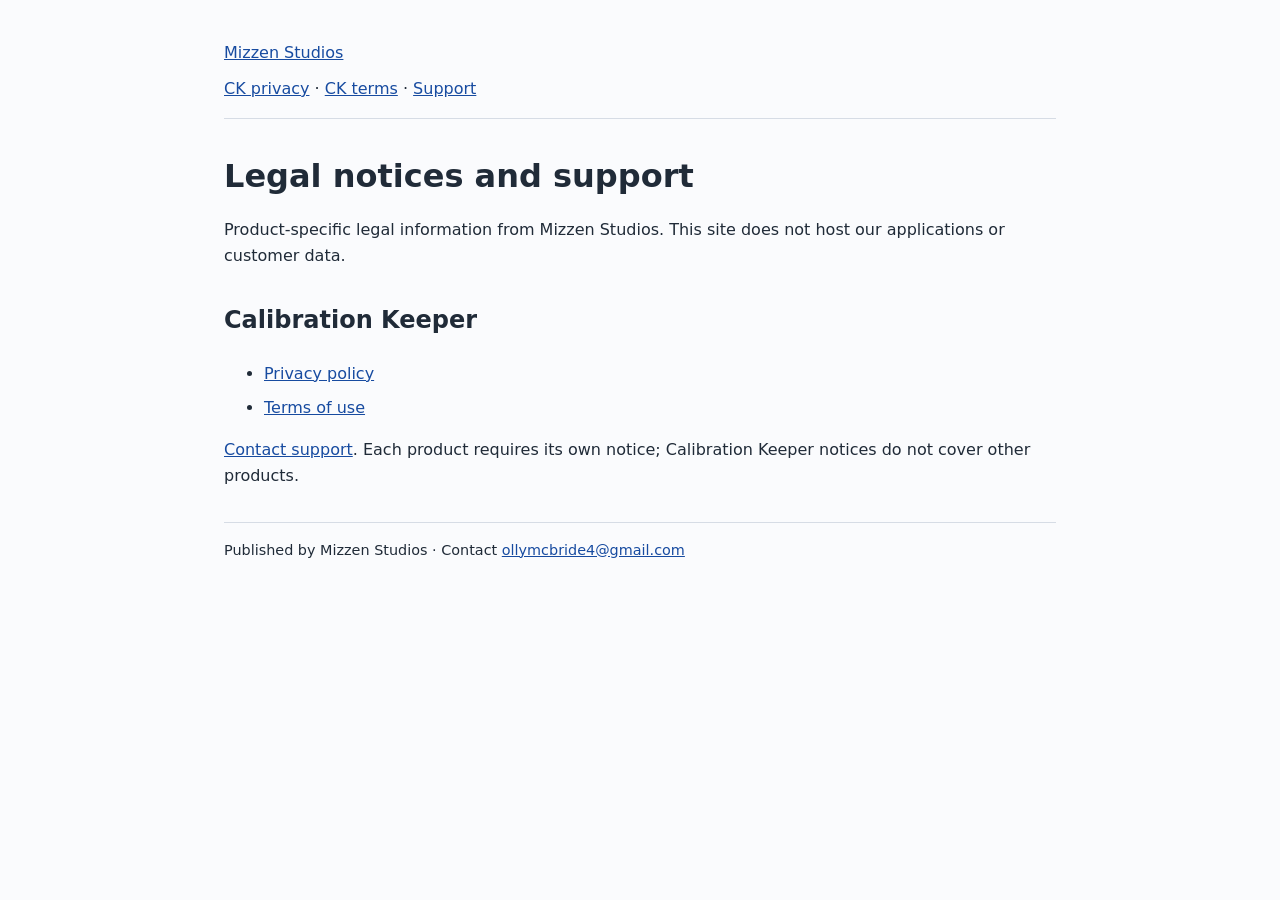
<file: index.html>
<!doctype html>
<html lang="en"><head><meta charset="utf-8"><meta name="viewport" content="width=device-width,initial-scale=1"><title>Legal notices and support — Mizzen Studios</title><link rel="stylesheet" href="/style.css"></head><body><header><a href="/">Mizzen Studios</a><nav aria-label="Legal navigation"><a href="/calibration-keeper/privacy/">CK privacy</a> · <a href="/calibration-keeper/terms/">CK terms</a> · <a href="/support/">Support</a></nav></header><main><h1>Legal notices and support</h1><p>Product-specific legal information from Mizzen Studios. This site does not host our applications or customer data.</p><h2>Calibration Keeper</h2><ul><li><a href="/calibration-keeper/privacy/">Privacy policy</a></li><li><a href="/calibration-keeper/terms/">Terms of use</a></li></ul><p><a href="/support/">Contact support</a>. Each product requires its own notice; Calibration Keeper notices do not cover other products.</p></main><footer>Published by Mizzen Studios · Contact <a href="mailto:ollymcbride4@gmail.com">ollymcbride4@gmail.com</a></footer></body></html>
</file>
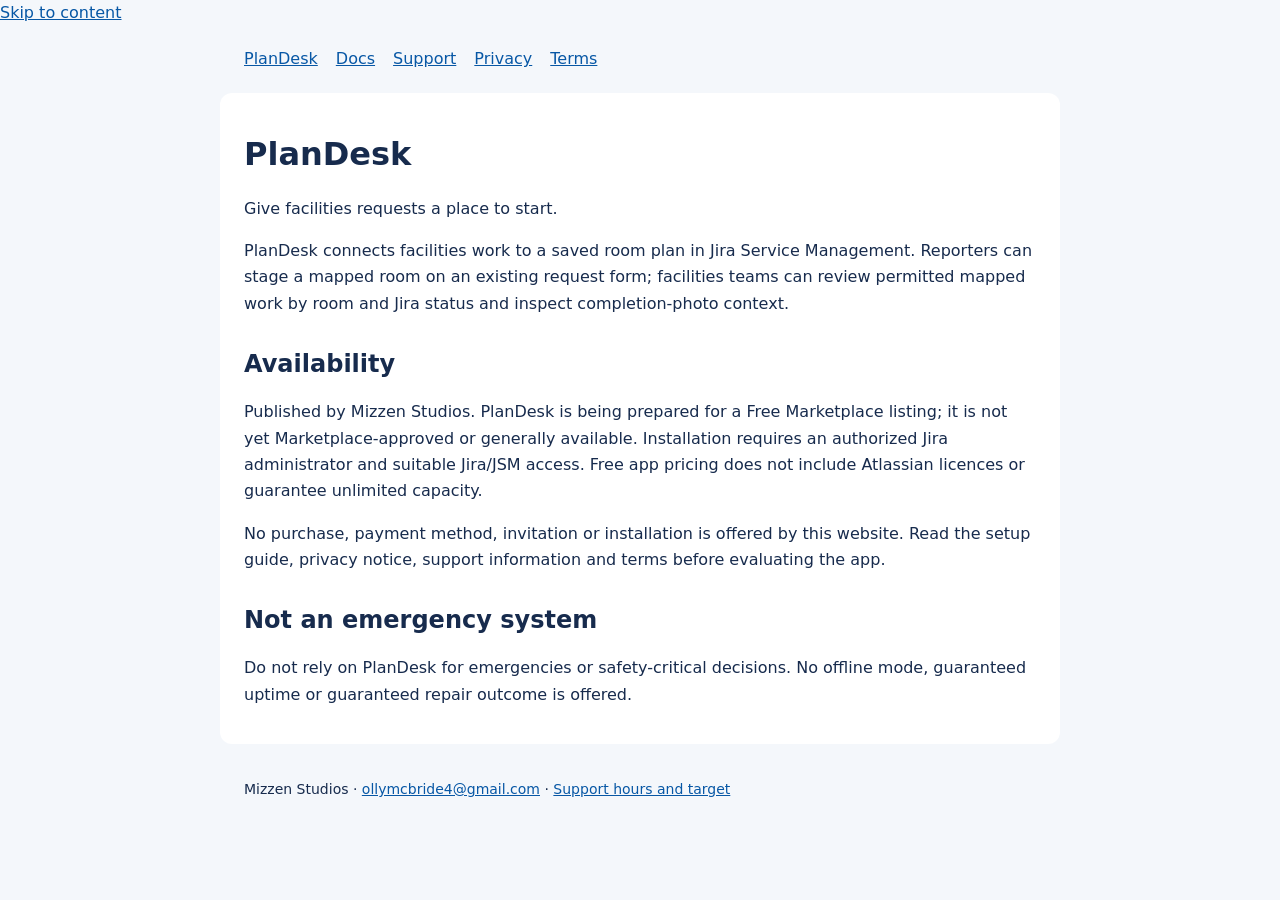
<file: plandesk/index.html>
<!doctype html><html lang="en"><head><meta charset="utf-8"><meta name="viewport" content="width=device-width,initial-scale=1"><title>PlanDesk — PlanDesk</title><link rel="canonical" href="https://mizzen-studios.github.io/plandesk/"><link rel="stylesheet" href="style.css"></head><body><a href="#main">Skip to content</a><nav aria-label="Documentation"><a href="index.html">PlanDesk</a><a href="docs.html">Docs</a><a href="support.html">Support</a><a href="privacy.html">Privacy</a><a href="terms.html">Terms</a></nav><main id="main"><h1>PlanDesk</h1><p>Give facilities requests a place to start.</p><p>PlanDesk connects facilities work to a saved room plan in Jira Service Management. Reporters can stage a mapped room on an existing request form; facilities teams can review permitted mapped work by room and Jira status and inspect completion-photo context.</p><h2>Availability</h2><p>Published by Mizzen Studios. PlanDesk is being prepared for a Free Marketplace listing; it is not yet Marketplace-approved or generally available. Installation requires an authorized Jira administrator and suitable Jira/JSM access. Free app pricing does not include Atlassian licences or guarantee unlimited capacity.</p><p>No purchase, payment method, invitation or installation is offered by this website. Read the setup guide, privacy notice, support information and terms before evaluating the app.</p><h2>Not an emergency system</h2><p>Do not rely on PlanDesk for emergencies or safety-critical decisions. No offline mode, guaranteed uptime or guaranteed repair outcome is offered.</p></main><footer><p>Mizzen Studios · <a href="mailto:ollymcbride4@gmail.com">ollymcbride4@gmail.com</a> · <a href="support.html">Support hours and target</a></p></footer></body></html>
</file>
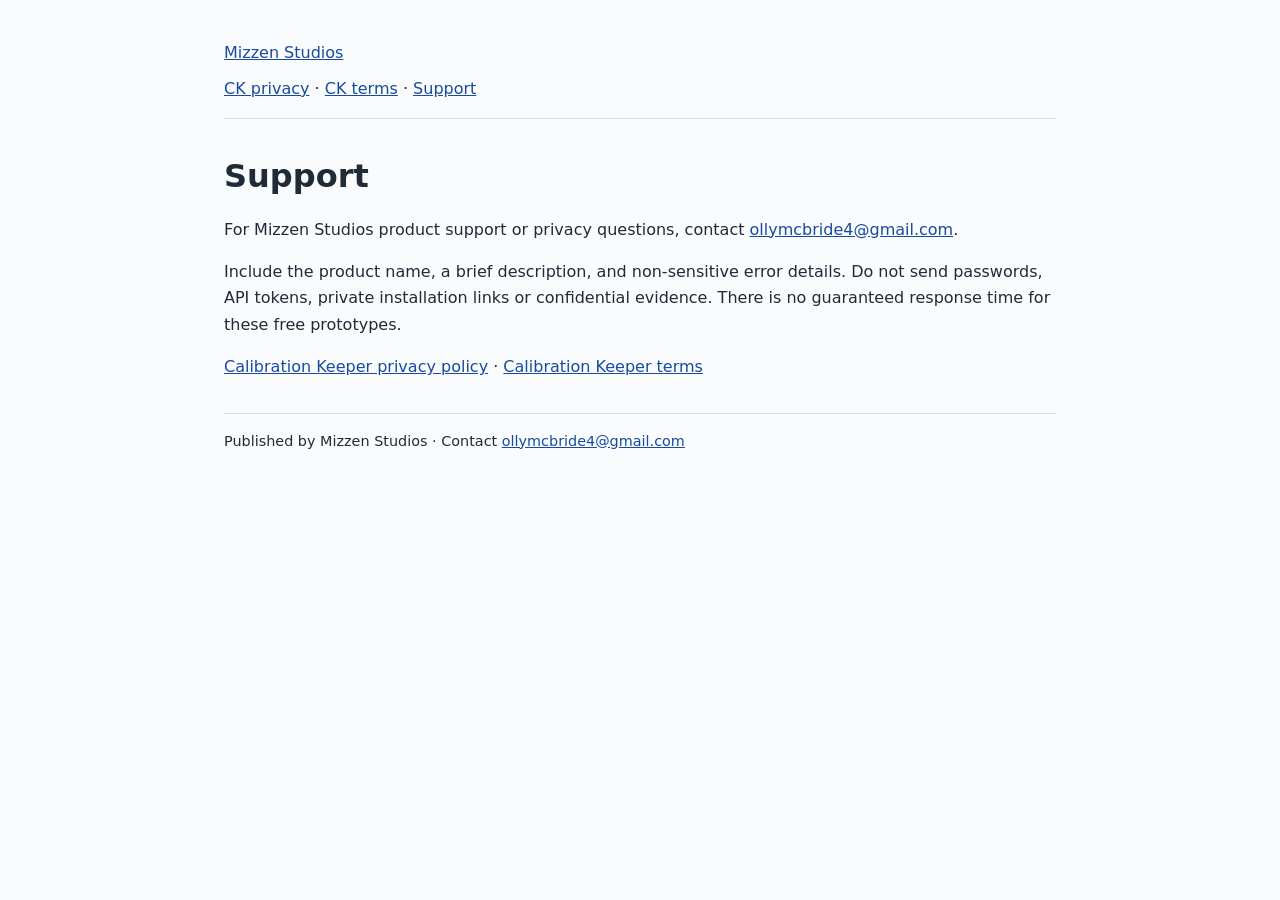
<file: support/index.html>
<!doctype html>
<html lang="en"><head><meta charset="utf-8"><meta name="viewport" content="width=device-width,initial-scale=1"><title>Support — Mizzen Studios</title><link rel="stylesheet" href="/style.css"></head><body><header><a href="/">Mizzen Studios</a><nav aria-label="Legal navigation"><a href="/calibration-keeper/privacy/">CK privacy</a> · <a href="/calibration-keeper/terms/">CK terms</a> · <a href="/support/">Support</a></nav></header><main><h1>Support</h1><p>For Mizzen Studios product support or privacy questions, contact <a href="mailto:ollymcbride4@gmail.com">ollymcbride4@gmail.com</a>.</p><p>Include the product name, a brief description, and non-sensitive error details. Do not send passwords, API tokens, private installation links or confidential evidence. There is no guaranteed response time for these free prototypes.</p><p><a href="/calibration-keeper/privacy/">Calibration Keeper privacy policy</a> · <a href="/calibration-keeper/terms/">Calibration Keeper terms</a></p></main><footer>Published by Mizzen Studios · Contact <a href="mailto:ollymcbride4@gmail.com">ollymcbride4@gmail.com</a></footer></body></html>
</file>
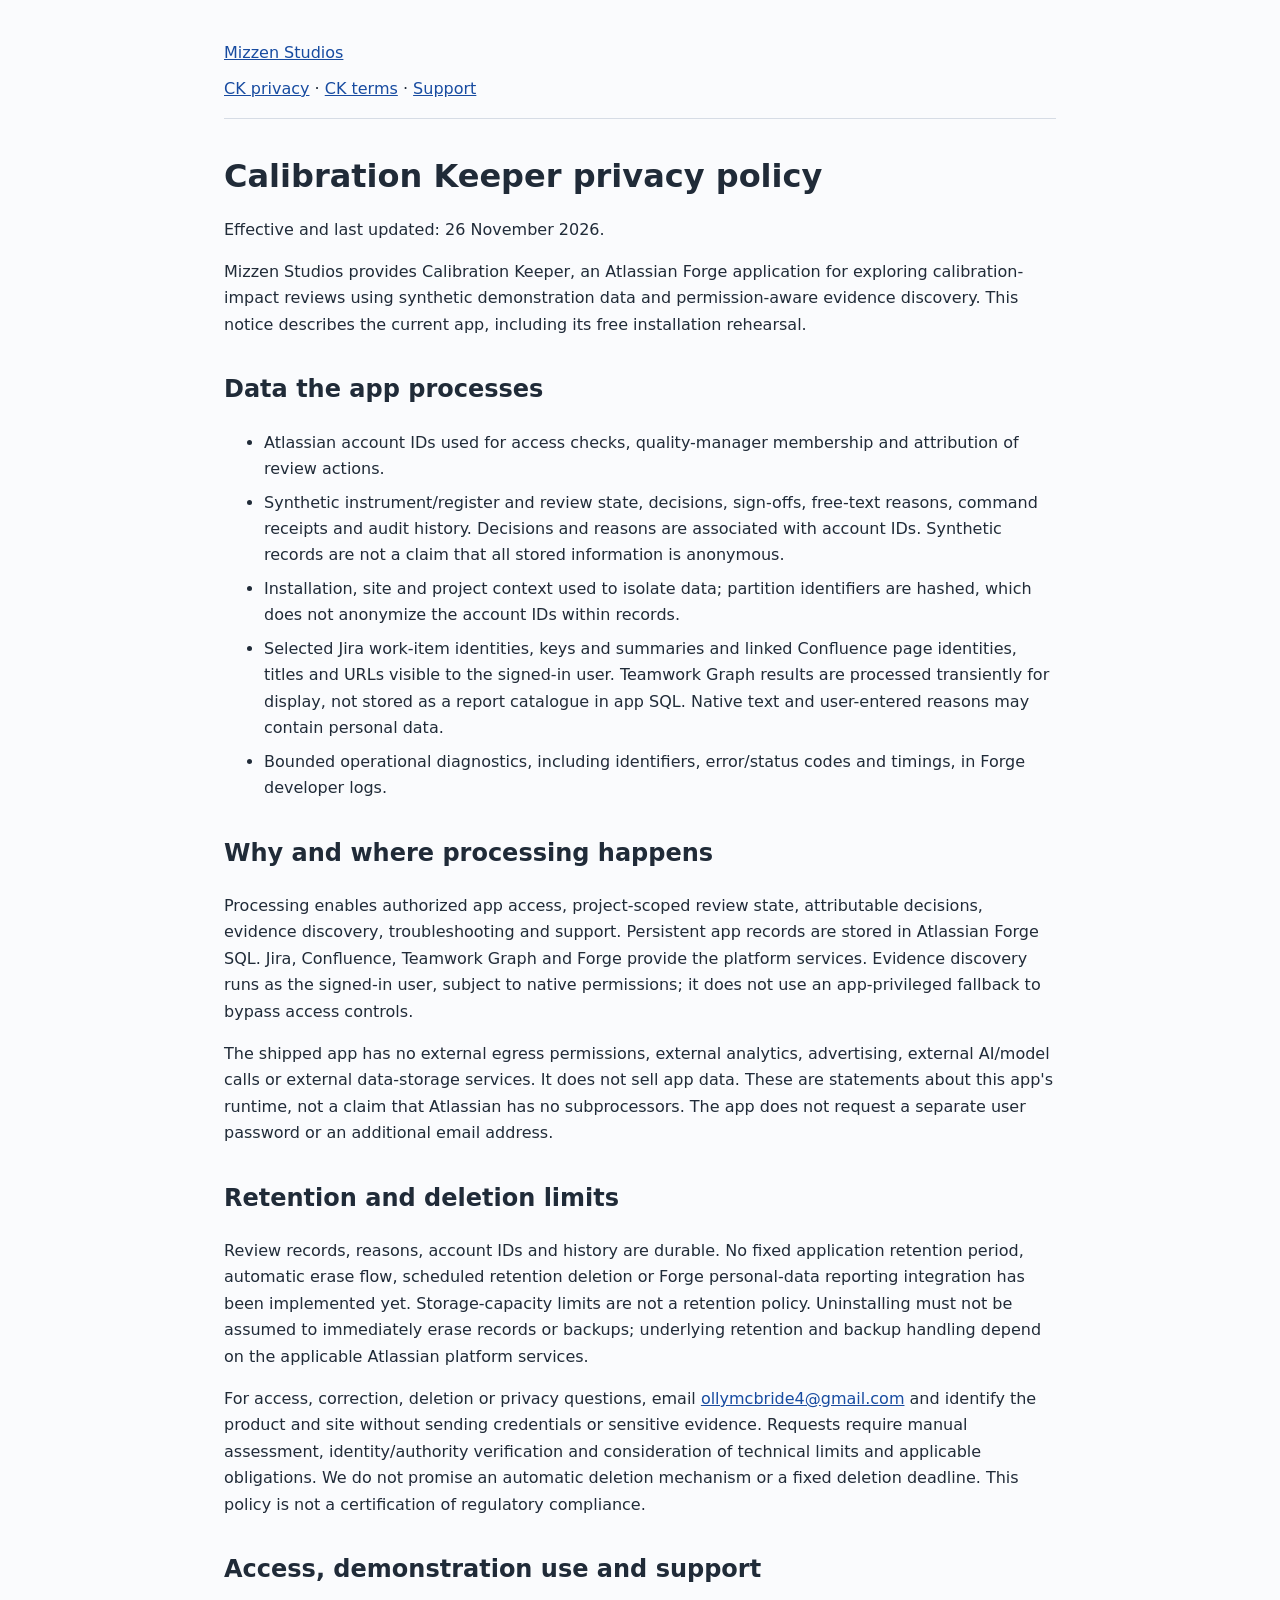
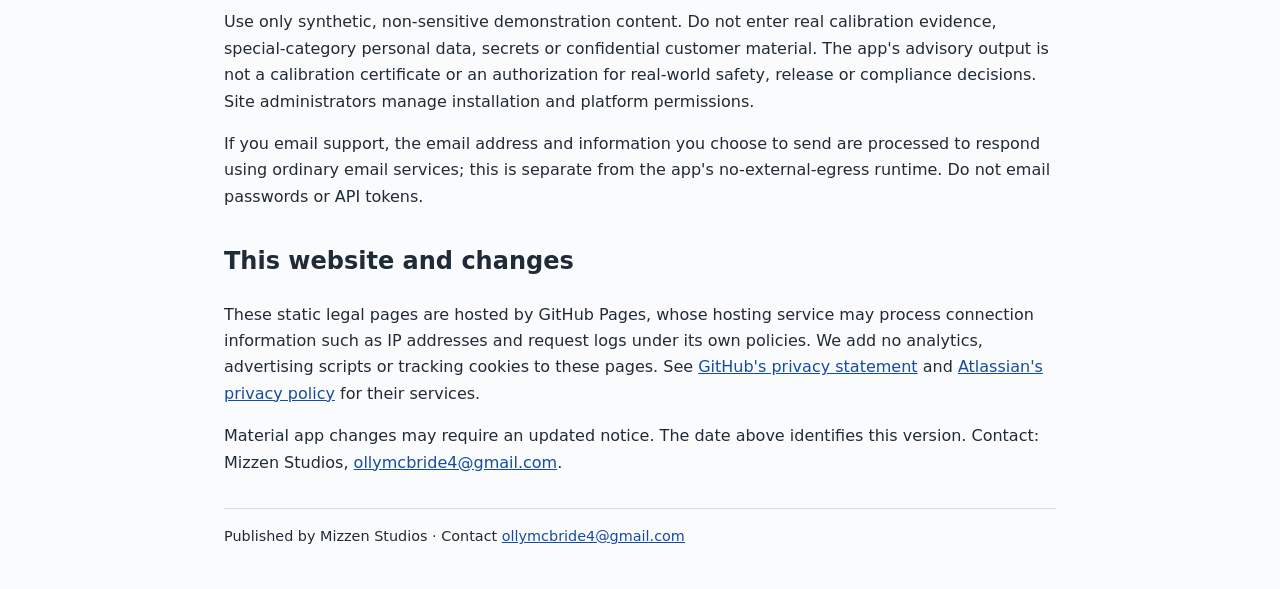
<file: calibration-keeper/privacy/index.html>
<!doctype html>
<html lang="en"><head><meta charset="utf-8"><meta name="viewport" content="width=device-width,initial-scale=1"><title>Calibration Keeper privacy policy — Mizzen Studios</title><link rel="stylesheet" href="/style.css"></head><body><header><a href="/">Mizzen Studios</a><nav aria-label="Legal navigation"><a href="/calibration-keeper/privacy/">CK privacy</a> · <a href="/calibration-keeper/terms/">CK terms</a> · <a href="/support/">Support</a></nav></header><main><h1>Calibration Keeper privacy policy</h1><p>Effective and last updated: 26 November 2026.</p><p>Mizzen Studios provides Calibration Keeper, an Atlassian Forge application for exploring calibration-impact reviews using synthetic demonstration data and permission-aware evidence discovery. This notice describes the current app, including its free installation rehearsal.</p><h2>Data the app processes</h2><ul><li>Atlassian account IDs used for access checks, quality-manager membership and attribution of review actions.</li><li>Synthetic instrument/register and review state, decisions, sign-offs, free-text reasons, command receipts and audit history. Decisions and reasons are associated with account IDs. Synthetic records are not a claim that all stored information is anonymous.</li><li>Installation, site and project context used to isolate data; partition identifiers are hashed, which does not anonymize the account IDs within records.</li><li>Selected Jira work-item identities, keys and summaries and linked Confluence page identities, titles and URLs visible to the signed-in user. Teamwork Graph results are processed transiently for display, not stored as a report catalogue in app SQL. Native text and user-entered reasons may contain personal data.</li><li>Bounded operational diagnostics, including identifiers, error/status codes and timings, in Forge developer logs.</li></ul><h2>Why and where processing happens</h2><p>Processing enables authorized app access, project-scoped review state, attributable decisions, evidence discovery, troubleshooting and support. Persistent app records are stored in Atlassian Forge SQL. Jira, Confluence, Teamwork Graph and Forge provide the platform services. Evidence discovery runs as the signed-in user, subject to native permissions; it does not use an app-privileged fallback to bypass access controls.</p><p>The shipped app has no external egress permissions, external analytics, advertising, external AI/model calls or external data-storage services. It does not sell app data. These are statements about this app's runtime, not a claim that Atlassian has no subprocessors. The app does not request a separate user password or an additional email address.</p><h2>Retention and deletion limits</h2><p>Review records, reasons, account IDs and history are durable. No fixed application retention period, automatic erase flow, scheduled retention deletion or Forge personal-data reporting integration has been implemented yet. Storage-capacity limits are not a retention policy. Uninstalling must not be assumed to immediately erase records or backups; underlying retention and backup handling depend on the applicable Atlassian platform services.</p><p>For access, correction, deletion or privacy questions, email <a href="mailto:ollymcbride4@gmail.com">ollymcbride4@gmail.com</a> and identify the product and site without sending credentials or sensitive evidence. Requests require manual assessment, identity/authority verification and consideration of technical limits and applicable obligations. We do not promise an automatic deletion mechanism or a fixed deletion deadline. This policy is not a certification of regulatory compliance.</p><h2>Access, demonstration use and support</h2><p>Use only synthetic, non-sensitive demonstration content. Do not enter real calibration evidence, special-category personal data, secrets or confidential customer material. The app's advisory output is not a calibration certificate or an authorization for real-world safety, release or compliance decisions. Site administrators manage installation and platform permissions.</p><p>If you email support, the email address and information you choose to send are processed to respond using ordinary email services; this is separate from the app's no-external-egress runtime. Do not email passwords or API tokens.</p><h2>This website and changes</h2><p>These static legal pages are hosted by GitHub Pages, whose hosting service may process connection information such as IP addresses and request logs under its own policies. We add no analytics, advertising scripts or tracking cookies to these pages. See <a href="https://docs.github.com/en/site-policy/privacy-policies/github-general-privacy-statement">GitHub's privacy statement</a> and <a href="https://www.atlassian.com/legal/privacy-policy">Atlassian's privacy policy</a> for their services.</p><p>Material app changes may require an updated notice. The date above identifies this version. Contact: Mizzen Studios, <a href="mailto:ollymcbride4@gmail.com">ollymcbride4@gmail.com</a>.</p></main><footer>Published by Mizzen Studios · Contact <a href="mailto:ollymcbride4@gmail.com">ollymcbride4@gmail.com</a></footer></body></html>
</file>
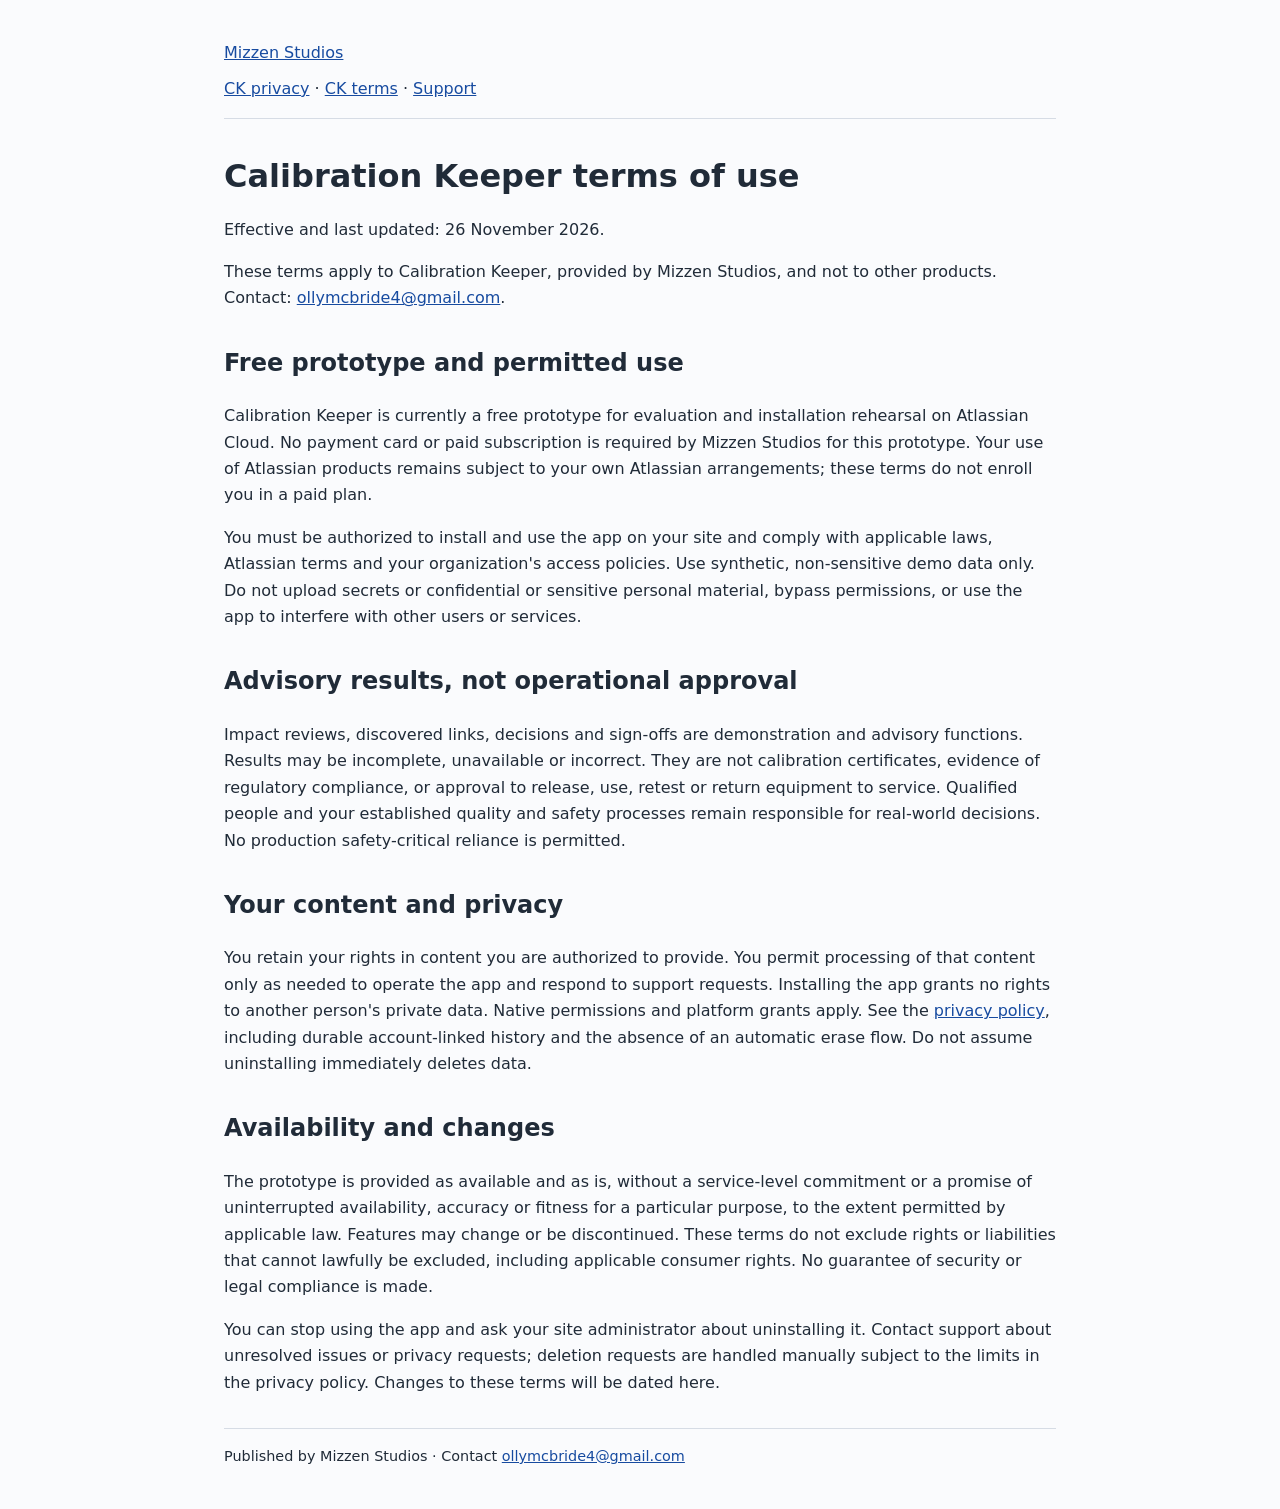
<file: calibration-keeper/terms/index.html>
<!doctype html>
<html lang="en"><head><meta charset="utf-8"><meta name="viewport" content="width=device-width,initial-scale=1"><title>Calibration Keeper terms of use — Mizzen Studios</title><link rel="stylesheet" href="/style.css"></head><body><header><a href="/">Mizzen Studios</a><nav aria-label="Legal navigation"><a href="/calibration-keeper/privacy/">CK privacy</a> · <a href="/calibration-keeper/terms/">CK terms</a> · <a href="/support/">Support</a></nav></header><main><h1>Calibration Keeper terms of use</h1><p>Effective and last updated: 26 November 2026.</p><p>These terms apply to Calibration Keeper, provided by Mizzen Studios, and not to other products. Contact: <a href="mailto:ollymcbride4@gmail.com">ollymcbride4@gmail.com</a>.</p><h2>Free prototype and permitted use</h2><p>Calibration Keeper is currently a free prototype for evaluation and installation rehearsal on Atlassian Cloud. No payment card or paid subscription is required by Mizzen Studios for this prototype. Your use of Atlassian products remains subject to your own Atlassian arrangements; these terms do not enroll you in a paid plan.</p><p>You must be authorized to install and use the app on your site and comply with applicable laws, Atlassian terms and your organization's access policies. Use synthetic, non-sensitive demo data only. Do not upload secrets or confidential or sensitive personal material, bypass permissions, or use the app to interfere with other users or services.</p><h2>Advisory results, not operational approval</h2><p>Impact reviews, discovered links, decisions and sign-offs are demonstration and advisory functions. Results may be incomplete, unavailable or incorrect. They are not calibration certificates, evidence of regulatory compliance, or approval to release, use, retest or return equipment to service. Qualified people and your established quality and safety processes remain responsible for real-world decisions. No production safety-critical reliance is permitted.</p><h2>Your content and privacy</h2><p>You retain your rights in content you are authorized to provide. You permit processing of that content only as needed to operate the app and respond to support requests. Installing the app grants no rights to another person's private data. Native permissions and platform grants apply. See the <a href="/calibration-keeper/privacy/">privacy policy</a>, including durable account-linked history and the absence of an automatic erase flow. Do not assume uninstalling immediately deletes data.</p><h2>Availability and changes</h2><p>The prototype is provided as available and as is, without a service-level commitment or a promise of uninterrupted availability, accuracy or fitness for a particular purpose, to the extent permitted by applicable law. Features may change or be discontinued. These terms do not exclude rights or liabilities that cannot lawfully be excluded, including applicable consumer rights. No guarantee of security or legal compliance is made.</p><p>You can stop using the app and ask your site administrator about uninstalling it. Contact support about unresolved issues or privacy requests; deletion requests are handled manually subject to the limits in the privacy policy. Changes to these terms will be dated here.</p></main><footer>Published by Mizzen Studios · Contact <a href="mailto:ollymcbride4@gmail.com">ollymcbride4@gmail.com</a></footer></body></html>
</file>
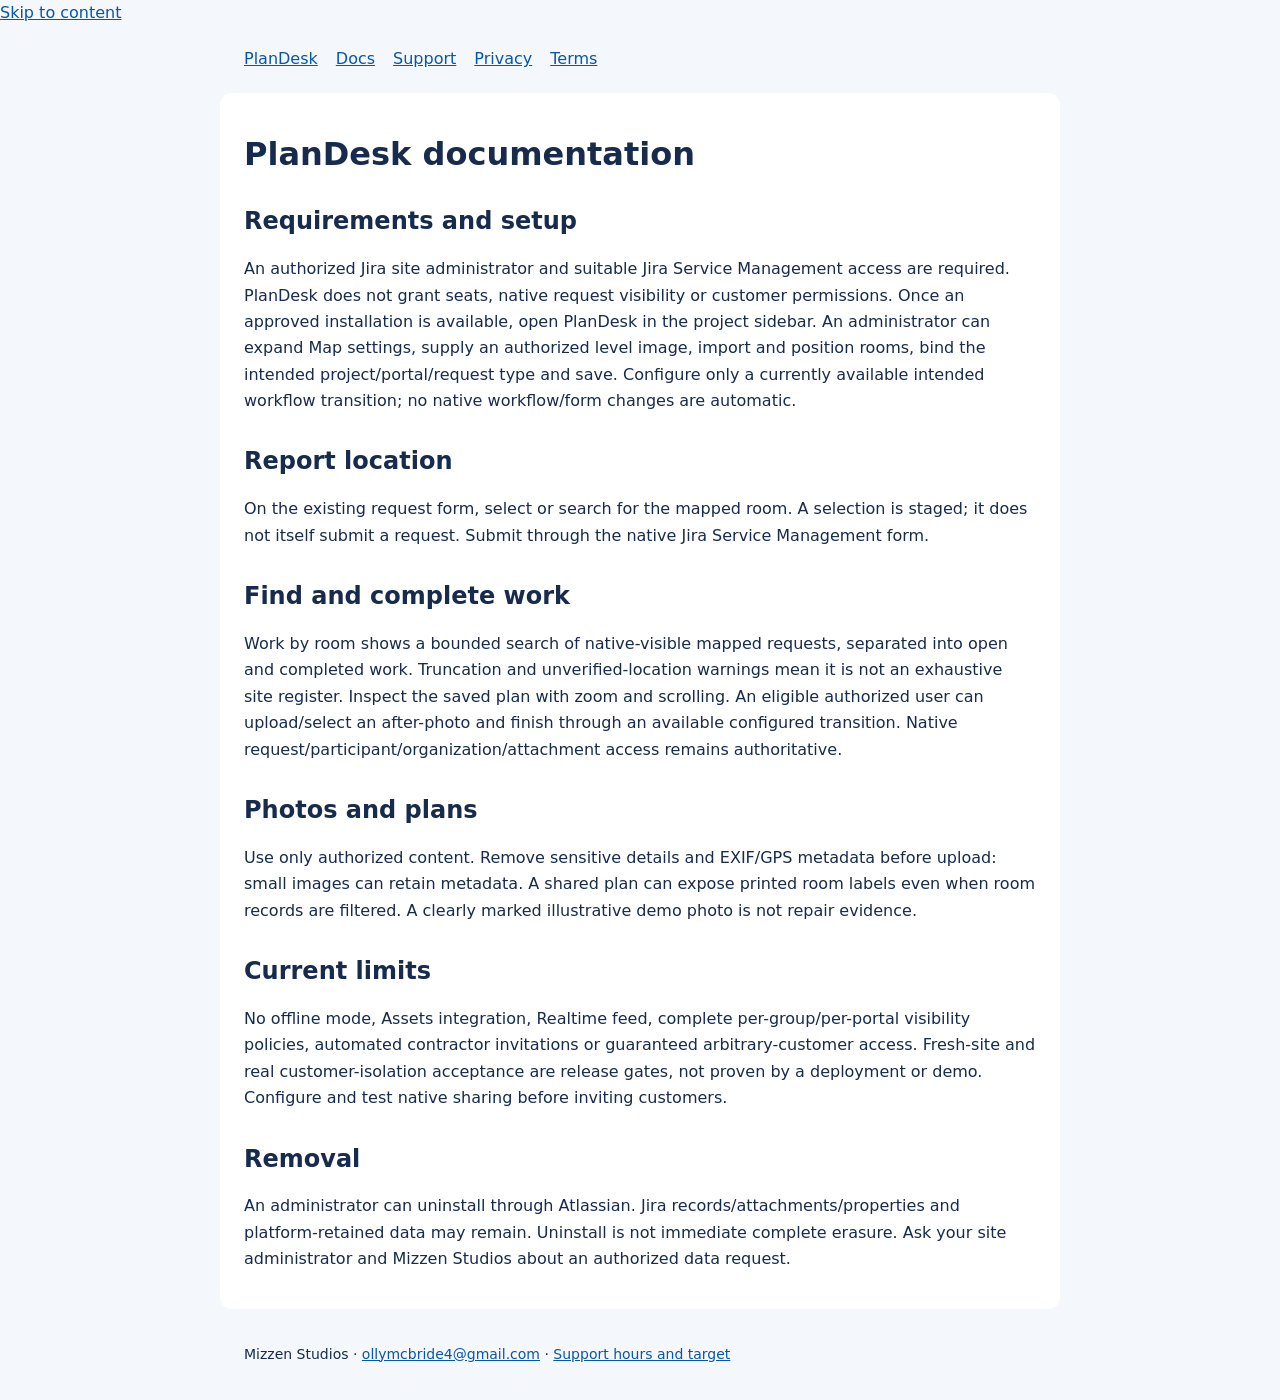
<file: plandesk/docs.html>
<!doctype html><html lang="en"><head><meta charset="utf-8"><meta name="viewport" content="width=device-width,initial-scale=1"><title>PlanDesk — Documentation</title><link rel="canonical" href="https://mizzen-studios.github.io/plandesk/docs.html"><link rel="stylesheet" href="style.css"></head><body><a href="#main">Skip to content</a><nav aria-label="Documentation"><a href="index.html">PlanDesk</a><a href="docs.html">Docs</a><a href="support.html">Support</a><a href="privacy.html">Privacy</a><a href="terms.html">Terms</a></nav><main id="main"><h1>PlanDesk documentation</h1><h2>Requirements and setup</h2><p>An authorized Jira site administrator and suitable Jira Service Management access are required. PlanDesk does not grant seats, native request visibility or customer permissions. Once an approved installation is available, open PlanDesk in the project sidebar. An administrator can expand Map settings, supply an authorized level image, import and position rooms, bind the intended project/portal/request type and save. Configure only a currently available intended workflow transition; no native workflow/form changes are automatic.</p><h2>Report location</h2><p>On the existing request form, select or search for the mapped room. A selection is staged; it does not itself submit a request. Submit through the native Jira Service Management form.</p><h2>Find and complete work</h2><p>Work by room shows a bounded search of native-visible mapped requests, separated into open and completed work. Truncation and unverified-location warnings mean it is not an exhaustive site register. Inspect the saved plan with zoom and scrolling. An eligible authorized user can upload/select an after-photo and finish through an available configured transition. Native request/participant/organization/attachment access remains authoritative.</p><h2>Photos and plans</h2><p>Use only authorized content. Remove sensitive details and EXIF/GPS metadata before upload: small images can retain metadata. A shared plan can expose printed room labels even when room records are filtered. A clearly marked illustrative demo photo is not repair evidence.</p><h2>Current limits</h2><p>No offline mode, Assets integration, Realtime feed, complete per-group/per-portal visibility policies, automated contractor invitations or guaranteed arbitrary-customer access. Fresh-site and real customer-isolation acceptance are release gates, not proven by a deployment or demo. Configure and test native sharing before inviting customers.</p><h2>Removal</h2><p>An administrator can uninstall through Atlassian. Jira records/attachments/properties and platform-retained data may remain. Uninstall is not immediate complete erasure. Ask your site administrator and Mizzen Studios about an authorized data request.</p></main><footer><p>Mizzen Studios · <a href="mailto:ollymcbride4@gmail.com">ollymcbride4@gmail.com</a> · <a href="support.html">Support hours and target</a></p></footer></body></html>
</file>
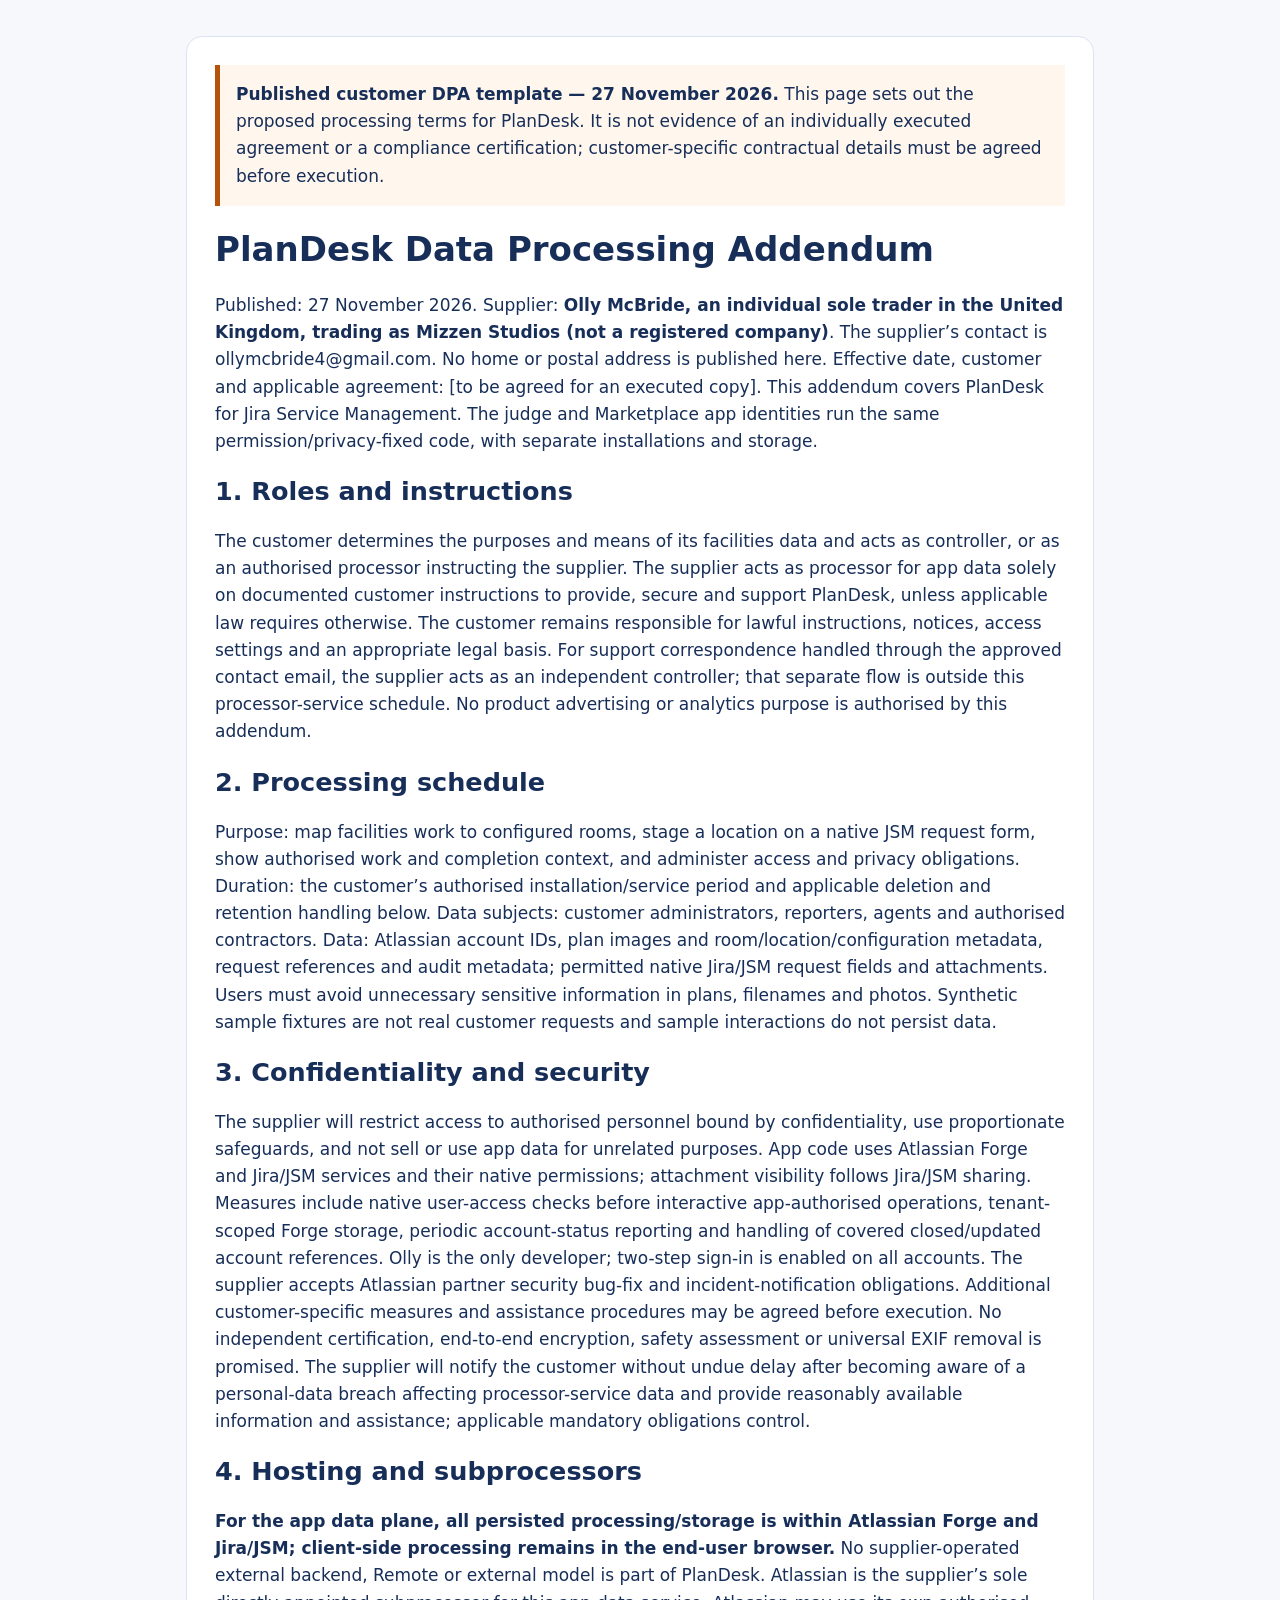
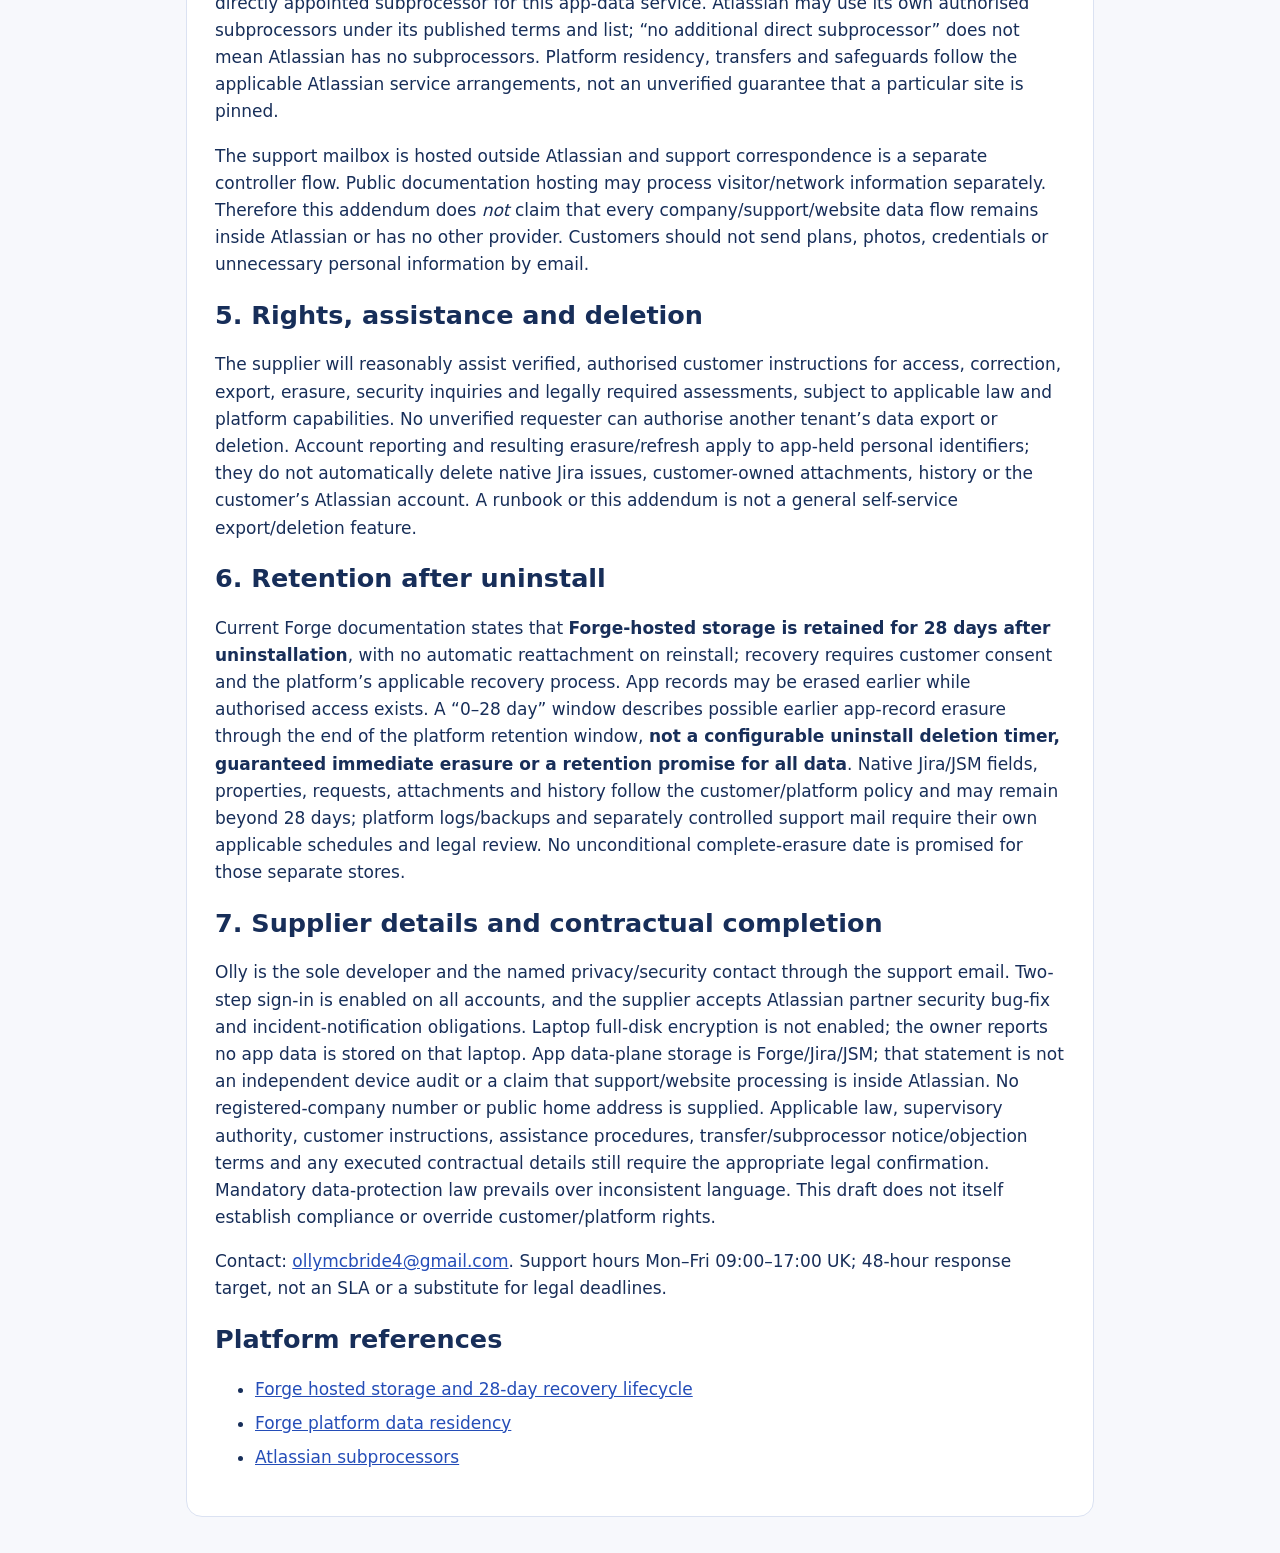
<file: plandesk/dpa.html>
<!doctype html><html lang="en"><head><meta charset="utf-8"><meta name="viewport" content="width=device-width,initial-scale=1"><meta name="robots" content="noindex,nofollow"><title>PlanDesk — Data Processing Addendum</title><style>body{font:17px/1.6 system-ui,sans-serif;color:#172e59;background:#f7f8fc;margin:0}main{max-width:850px;margin:36px auto;padding:28px;background:#fff;border:1px solid #dbe2f2;border-radius:16px}h1,h2{line-height:1.2}aside{border-left:5px solid #b45309;background:#fff7ed;padding:16px}a{color:#244db8}li{margin:7px 0}</style></head><body><main><aside><strong>Published customer DPA template — 27 November 2026.</strong> This page sets out the proposed processing terms for PlanDesk. It is not evidence of an individually executed agreement or a compliance certification; customer-specific contractual details must be agreed before execution.</aside><h1>PlanDesk Data Processing Addendum</h1><p>Published: 27 November 2026. Supplier: <strong>Olly McBride, an individual sole trader in the United Kingdom, trading as Mizzen Studios (not a registered company)</strong>. The supplier’s contact is ollymcbride4@gmail.com. No home or postal address is published here. Effective date, customer and applicable agreement: [to be agreed for an executed copy]. This addendum covers PlanDesk for Jira Service Management. The judge and Marketplace app identities run the same permission/privacy-fixed code, with separate installations and storage.</p><h2>1. Roles and instructions</h2><p>The customer determines the purposes and means of its facilities data and acts as controller, or as an authorised processor instructing the supplier. The supplier acts as processor for app data solely on documented customer instructions to provide, secure and support PlanDesk, unless applicable law requires otherwise. The customer remains responsible for lawful instructions, notices, access settings and an appropriate legal basis. For support correspondence handled through the approved contact email, the supplier acts as an independent controller; that separate flow is outside this processor-service schedule. No product advertising or analytics purpose is authorised by this addendum.</p><h2>2. Processing schedule</h2><p>Purpose: map facilities work to configured rooms, stage a location on a native JSM request form, show authorised work and completion context, and administer access and privacy obligations. Duration: the customer’s authorised installation/service period and applicable deletion and retention handling below. Data subjects: customer administrators, reporters, agents and authorised contractors. Data: Atlassian account IDs, plan images and room/location/configuration metadata, request references and audit metadata; permitted native Jira/JSM request fields and attachments. Users must avoid unnecessary sensitive information in plans, filenames and photos. Synthetic sample fixtures are not real customer requests and sample interactions do not persist data.</p><h2 id="security">3. Confidentiality and security</h2><p>The supplier will restrict access to authorised personnel bound by confidentiality, use proportionate safeguards, and not sell or use app data for unrelated purposes. App code uses Atlassian Forge and Jira/JSM services and their native permissions; attachment visibility follows Jira/JSM sharing. Measures include native user-access checks before interactive app-authorised operations, tenant-scoped Forge storage, periodic account-status reporting and handling of covered closed/updated account references. Olly is the only developer; two-step sign-in is enabled on all accounts. The supplier accepts Atlassian partner security bug-fix and incident-notification obligations. Additional customer-specific measures and assistance procedures may be agreed before execution. No independent certification, end-to-end encryption, safety assessment or universal EXIF removal is promised. The supplier will notify the customer without undue delay after becoming aware of a personal-data breach affecting processor-service data and provide reasonably available information and assistance; applicable mandatory obligations control.</p><h2 id="subprocessors">4. Hosting and subprocessors</h2><p><strong>For the app data plane, all persisted processing/storage is within Atlassian Forge and Jira/JSM; client-side processing remains in the end-user browser.</strong> No supplier-operated external backend, Remote or external model is part of PlanDesk. Atlassian is the supplier’s sole directly appointed subprocessor for this app-data service. Atlassian may use its own authorised subprocessors under its published terms and list; “no additional direct subprocessor” does not mean Atlassian has no subprocessors. Platform residency, transfers and safeguards follow the applicable Atlassian service arrangements, not an unverified guarantee that a particular site is pinned.</p><p>The support mailbox is hosted outside Atlassian and support correspondence is a separate controller flow. Public documentation hosting may process visitor/network information separately. Therefore this addendum does <em>not</em> claim that every company/support/website data flow remains inside Atlassian or has no other provider. Customers should not send plans, photos, credentials or unnecessary personal information by email.</p><h2>5. Rights, assistance and deletion</h2><p>The supplier will reasonably assist verified, authorised customer instructions for access, correction, export, erasure, security inquiries and legally required assessments, subject to applicable law and platform capabilities. No unverified requester can authorise another tenant’s data export or deletion. Account reporting and resulting erasure/refresh apply to app-held personal identifiers; they do not automatically delete native Jira issues, customer-owned attachments, history or the customer’s Atlassian account. A runbook or this addendum is not a general self-service export/deletion feature.</p><h2 id="retention">6. Retention after uninstall</h2><p>Current Forge documentation states that <strong>Forge-hosted storage is retained for 28 days after uninstallation</strong>, with no automatic reattachment on reinstall; recovery requires customer consent and the platform’s applicable recovery process. App records may be erased earlier while authorised access exists. A “0–28 day” window describes possible earlier app-record erasure through the end of the platform retention window, <strong>not a configurable uninstall deletion timer, guaranteed immediate erasure or a retention promise for all data</strong>. Native Jira/JSM fields, properties, requests, attachments and history follow the customer/platform policy and may remain beyond 28 days; platform logs/backups and separately controlled support mail require their own applicable schedules and legal review. No unconditional complete-erasure date is promised for those separate stores.</p><h2>7. Supplier details and contractual completion</h2><p>Olly is the sole developer and the named privacy/security contact through the support email. Two-step sign-in is enabled on all accounts, and the supplier accepts Atlassian partner security bug-fix and incident-notification obligations. Laptop full-disk encryption is not enabled; the owner reports no app data is stored on that laptop. App data-plane storage is Forge/Jira/JSM; that statement is not an independent device audit or a claim that support/website processing is inside Atlassian. No registered-company number or public home address is supplied. Applicable law, supervisory authority, customer instructions, assistance procedures, transfer/subprocessor notice/objection terms and any executed contractual details still require the appropriate legal confirmation. Mandatory data-protection law prevails over inconsistent language. This draft does not itself establish compliance or override customer/platform rights.</p><p>Contact: <a href="mailto:ollymcbride4@gmail.com">ollymcbride4@gmail.com</a>. Support hours Mon–Fri 09:00–17:00 UK; 48-hour response target, not an SLA or a substitute for legal deadlines.</p><h2>Platform references</h2><ul><li><a href="https://developer.atlassian.com/platform/forge/runtime-reference/storage-api/">Forge hosted storage and 28-day recovery lifecycle</a></li><li><a href="https://developer.atlassian.com/platform/forge/data-residency/">Forge platform data residency</a></li><li><a href="https://www.atlassian.com/legal/sub-processors">Atlassian subprocessors</a></li></ul></main></body></html>
</file>
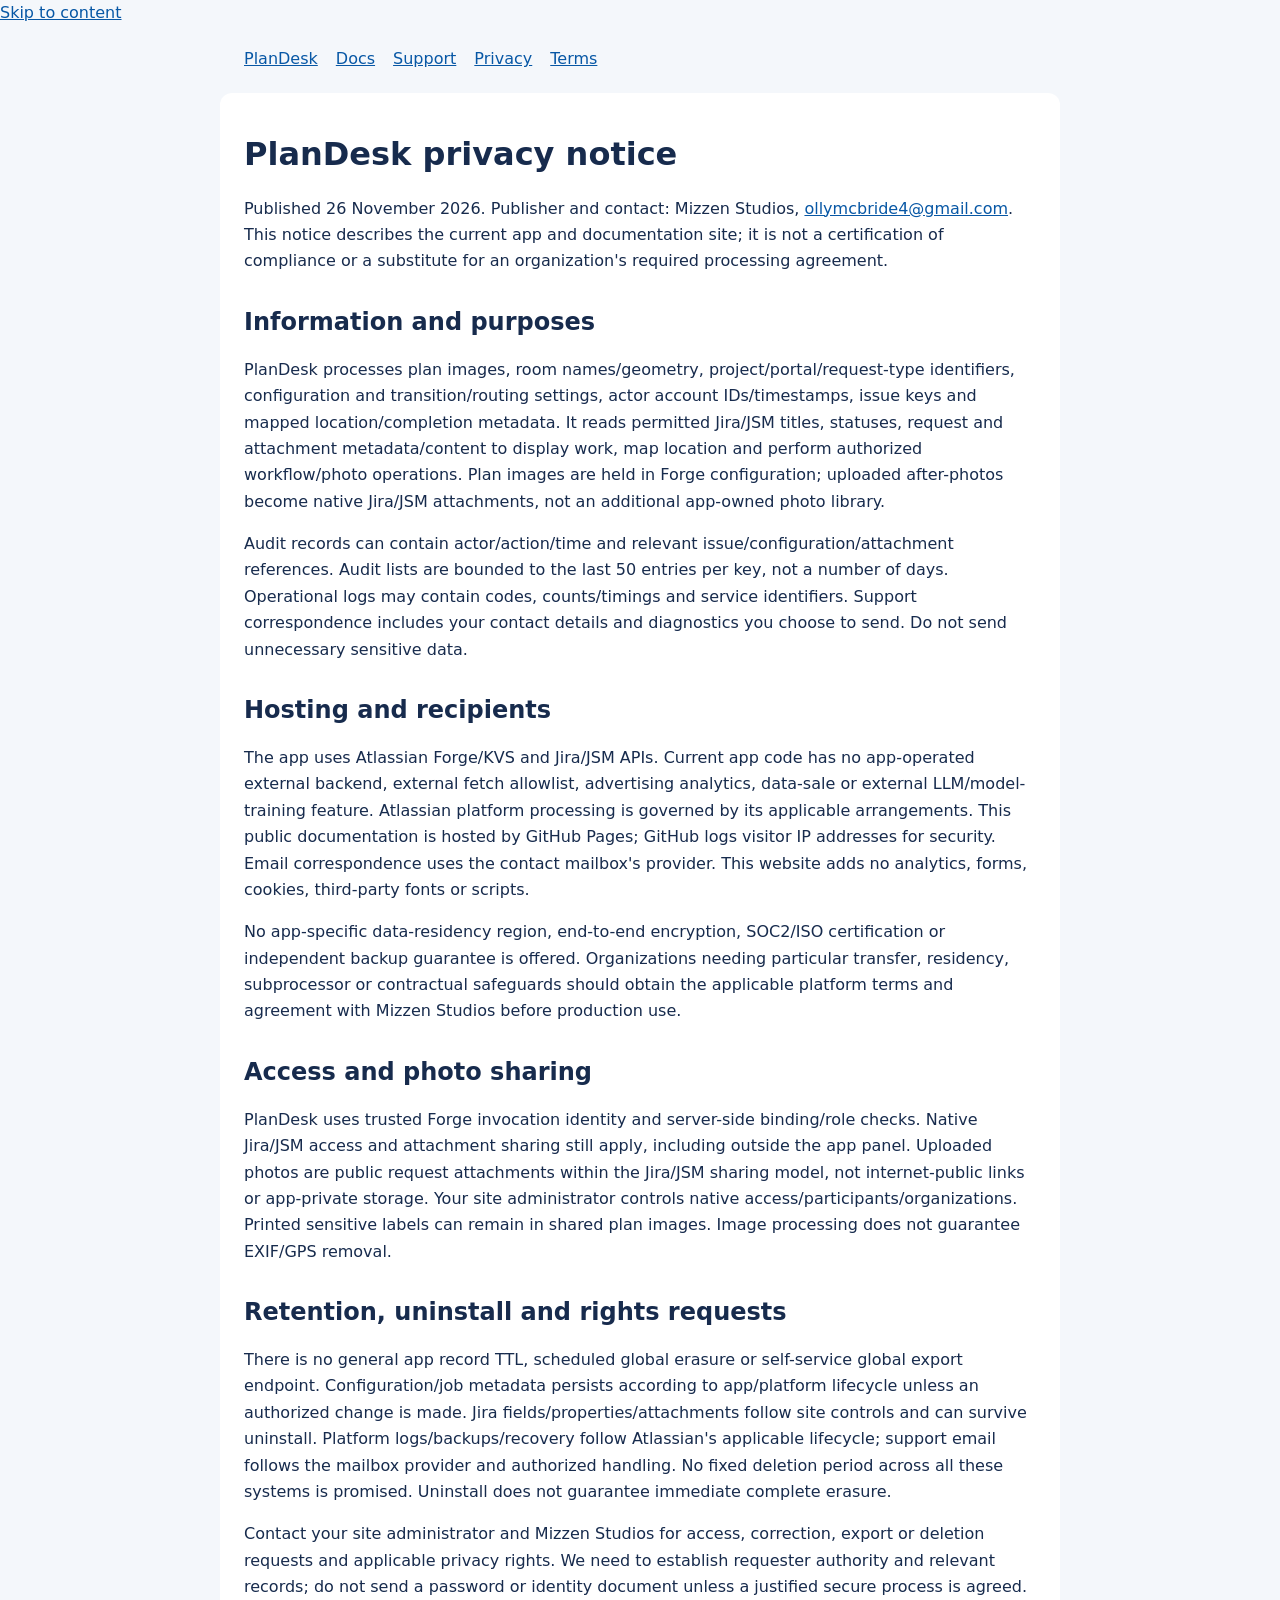
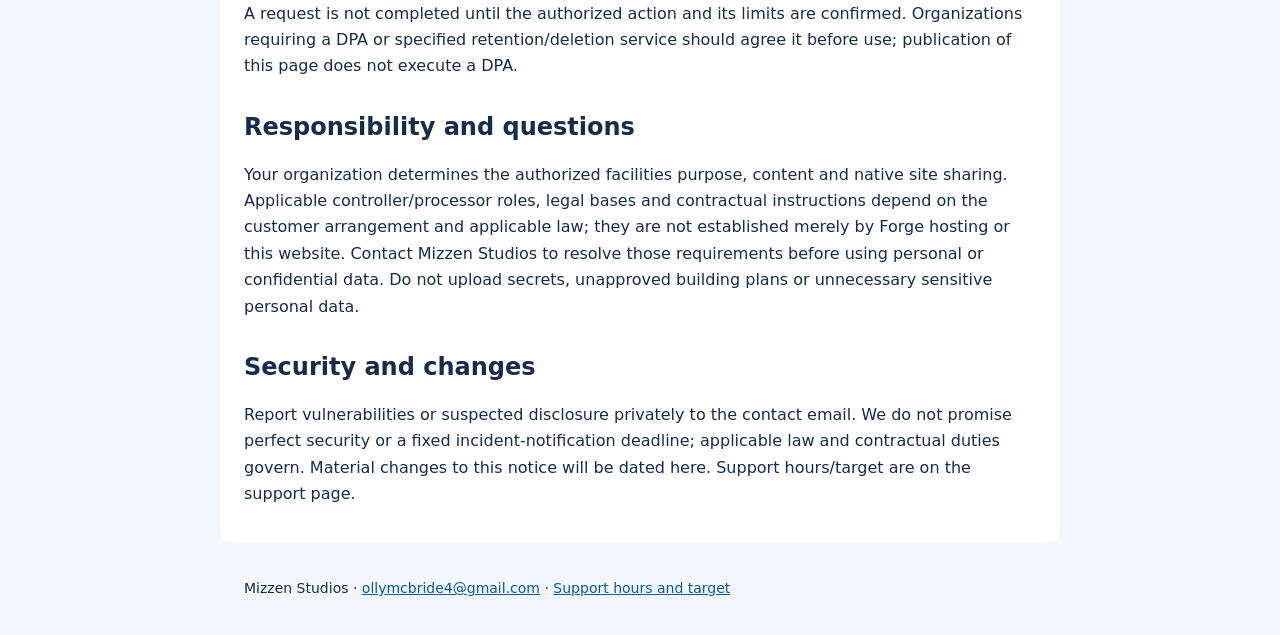
<file: plandesk/privacy.html>
<!doctype html><html lang="en"><head><meta charset="utf-8"><meta name="viewport" content="width=device-width,initial-scale=1"><title>PlanDesk — Privacy notice</title><link rel="canonical" href="https://mizzen-studios.github.io/plandesk/privacy.html"><link rel="stylesheet" href="style.css"></head><body><a href="#main">Skip to content</a><nav aria-label="Documentation"><a href="index.html">PlanDesk</a><a href="docs.html">Docs</a><a href="support.html">Support</a><a href="privacy.html">Privacy</a><a href="terms.html">Terms</a></nav><main id="main"><h1>PlanDesk privacy notice</h1><p>Published 26 November 2026. Publisher and contact: Mizzen Studios, <a href="mailto:ollymcbride4@gmail.com">ollymcbride4@gmail.com</a>. This notice describes the current app and documentation site; it is not a certification of compliance or a substitute for an organization's required processing agreement.</p><h2>Information and purposes</h2><p>PlanDesk processes plan images, room names/geometry, project/portal/request-type identifiers, configuration and transition/routing settings, actor account IDs/timestamps, issue keys and mapped location/completion metadata. It reads permitted Jira/JSM titles, statuses, request and attachment metadata/content to display work, map location and perform authorized workflow/photo operations. Plan images are held in Forge configuration; uploaded after-photos become native Jira/JSM attachments, not an additional app-owned photo library.</p><p>Audit records can contain actor/action/time and relevant issue/configuration/attachment references. Audit lists are bounded to the last 50 entries per key, not a number of days. Operational logs may contain codes, counts/timings and service identifiers. Support correspondence includes your contact details and diagnostics you choose to send. Do not send unnecessary sensitive data.</p><h2>Hosting and recipients</h2><p>The app uses Atlassian Forge/KVS and Jira/JSM APIs. Current app code has no app-operated external backend, external fetch allowlist, advertising analytics, data-sale or external LLM/model-training feature. Atlassian platform processing is governed by its applicable arrangements. This public documentation is hosted by GitHub Pages; GitHub logs visitor IP addresses for security. Email correspondence uses the contact mailbox's provider. This website adds no analytics, forms, cookies, third-party fonts or scripts.</p><p>No app-specific data-residency region, end-to-end encryption, SOC2/ISO certification or independent backup guarantee is offered. Organizations needing particular transfer, residency, subprocessor or contractual safeguards should obtain the applicable platform terms and agreement with Mizzen Studios before production use.</p><h2>Access and photo sharing</h2><p>PlanDesk uses trusted Forge invocation identity and server-side binding/role checks. Native Jira/JSM access and attachment sharing still apply, including outside the app panel. Uploaded photos are public request attachments within the Jira/JSM sharing model, not internet-public links or app-private storage. Your site administrator controls native access/participants/organizations. Printed sensitive labels can remain in shared plan images. Image processing does not guarantee EXIF/GPS removal.</p><h2>Retention, uninstall and rights requests</h2><p>There is no general app record TTL, scheduled global erasure or self-service global export endpoint. Configuration/job metadata persists according to app/platform lifecycle unless an authorized change is made. Jira fields/properties/attachments follow site controls and can survive uninstall. Platform logs/backups/recovery follow Atlassian's applicable lifecycle; support email follows the mailbox provider and authorized handling. No fixed deletion period across all these systems is promised. Uninstall does not guarantee immediate complete erasure.</p><p>Contact your site administrator and Mizzen Studios for access, correction, export or deletion requests and applicable privacy rights. We need to establish requester authority and relevant records; do not send a password or identity document unless a justified secure process is agreed. A request is not completed until the authorized action and its limits are confirmed. Organizations requiring a DPA or specified retention/deletion service should agree it before use; publication of this page does not execute a DPA.</p><h2>Responsibility and questions</h2><p>Your organization determines the authorized facilities purpose, content and native site sharing. Applicable controller/processor roles, legal bases and contractual instructions depend on the customer arrangement and applicable law; they are not established merely by Forge hosting or this website. Contact Mizzen Studios to resolve those requirements before using personal or confidential data. Do not upload secrets, unapproved building plans or unnecessary sensitive personal data.</p><h2>Security and changes</h2><p>Report vulnerabilities or suspected disclosure privately to the contact email. We do not promise perfect security or a fixed incident-notification deadline; applicable law and contractual duties govern. Material changes to this notice will be dated here. Support hours/target are on the support page.</p></main><footer><p>Mizzen Studios · <a href="mailto:ollymcbride4@gmail.com">ollymcbride4@gmail.com</a> · <a href="support.html">Support hours and target</a></p></footer></body></html>
</file>
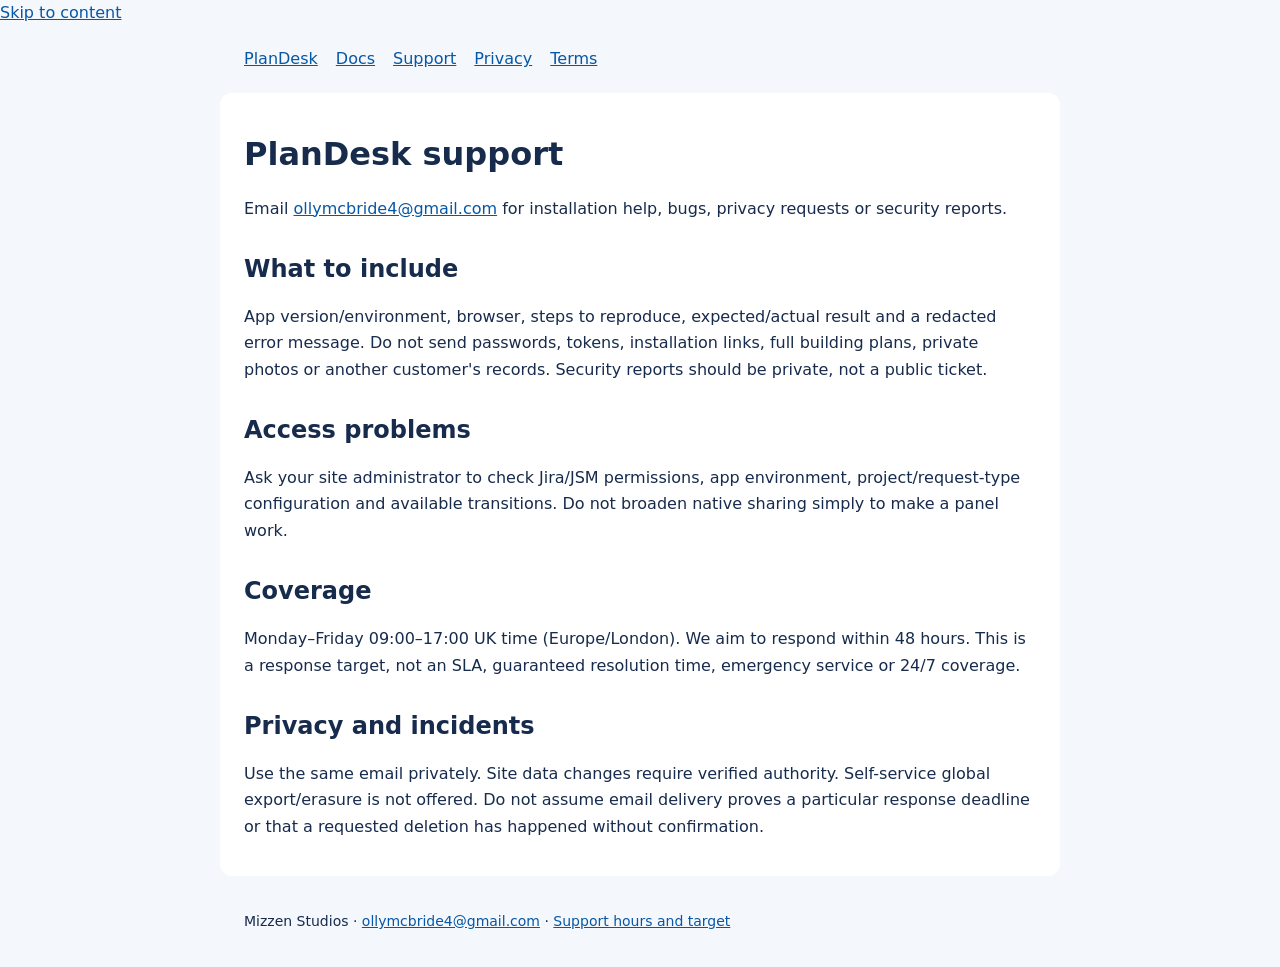
<file: plandesk/support.html>
<!doctype html><html lang="en"><head><meta charset="utf-8"><meta name="viewport" content="width=device-width,initial-scale=1"><title>PlanDesk — Support</title><link rel="canonical" href="https://mizzen-studios.github.io/plandesk/support.html"><link rel="stylesheet" href="style.css"></head><body><a href="#main">Skip to content</a><nav aria-label="Documentation"><a href="index.html">PlanDesk</a><a href="docs.html">Docs</a><a href="support.html">Support</a><a href="privacy.html">Privacy</a><a href="terms.html">Terms</a></nav><main id="main"><h1>PlanDesk support</h1><p>Email <a href="mailto:ollymcbride4@gmail.com">ollymcbride4@gmail.com</a> for installation help, bugs, privacy requests or security reports.</p><h2>What to include</h2><p>App version/environment, browser, steps to reproduce, expected/actual result and a redacted error message. Do not send passwords, tokens, installation links, full building plans, private photos or another customer's records. Security reports should be private, not a public ticket.</p><h2>Access problems</h2><p>Ask your site administrator to check Jira/JSM permissions, app environment, project/request-type configuration and available transitions. Do not broaden native sharing simply to make a panel work.</p><h2>Coverage</h2><p>Monday–Friday 09:00–17:00 UK time (Europe/London). We aim to respond within 48 hours. This is a response target, not an SLA, guaranteed resolution time, emergency service or 24/7 coverage.</p><h2>Privacy and incidents</h2><p>Use the same email privately. Site data changes require verified authority. Self-service global export/erasure is not offered. Do not assume email delivery proves a particular response deadline or that a requested deletion has happened without confirmation.</p></main><footer><p>Mizzen Studios · <a href="mailto:ollymcbride4@gmail.com">ollymcbride4@gmail.com</a> · <a href="support.html">Support hours and target</a></p></footer></body></html>
</file>
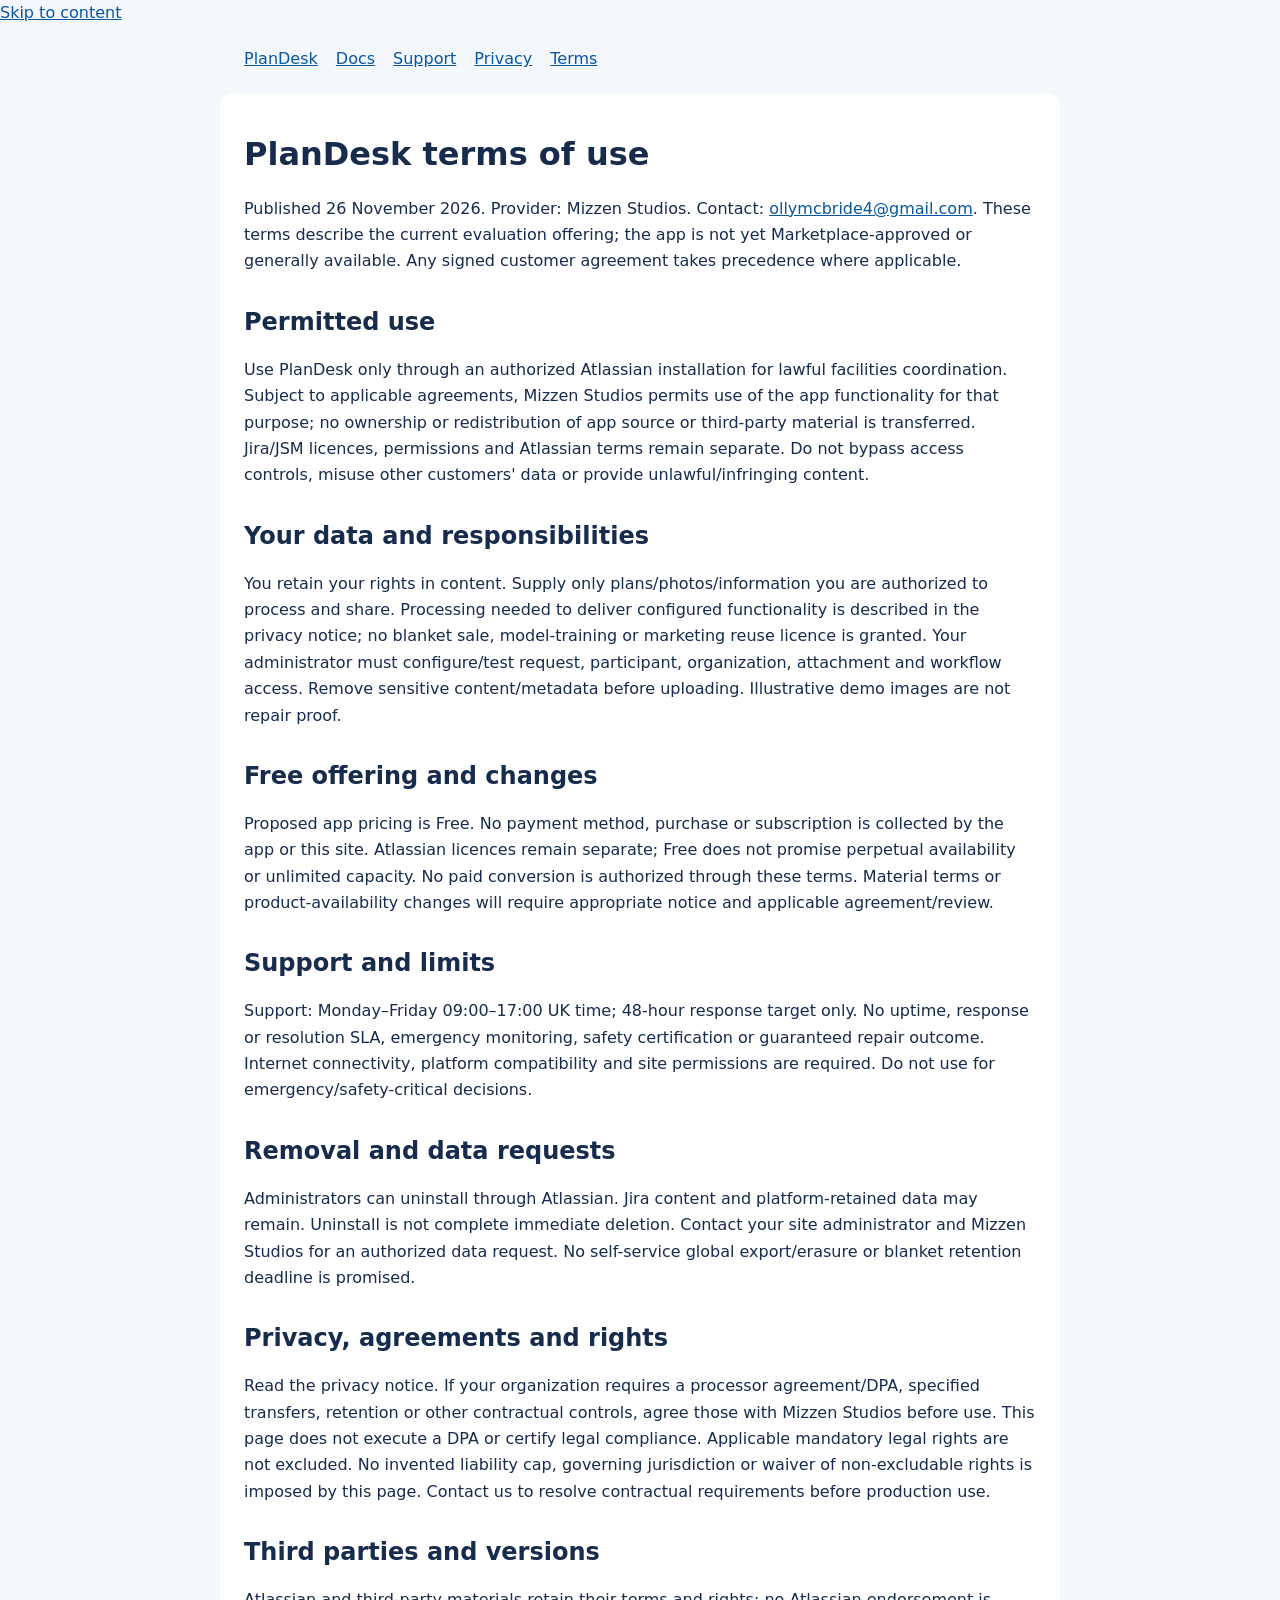
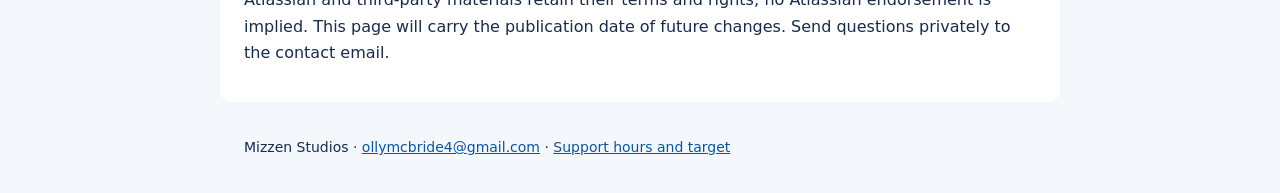
<file: plandesk/terms.html>
<!doctype html><html lang="en"><head><meta charset="utf-8"><meta name="viewport" content="width=device-width,initial-scale=1"><title>PlanDesk — Terms</title><link rel="canonical" href="https://mizzen-studios.github.io/plandesk/terms.html"><link rel="stylesheet" href="style.css"></head><body><a href="#main">Skip to content</a><nav aria-label="Documentation"><a href="index.html">PlanDesk</a><a href="docs.html">Docs</a><a href="support.html">Support</a><a href="privacy.html">Privacy</a><a href="terms.html">Terms</a></nav><main id="main"><h1>PlanDesk terms of use</h1><p>Published 26 November 2026. Provider: Mizzen Studios. Contact: <a href="mailto:ollymcbride4@gmail.com">ollymcbride4@gmail.com</a>. These terms describe the current evaluation offering; the app is not yet Marketplace-approved or generally available. Any signed customer agreement takes precedence where applicable.</p><h2>Permitted use</h2><p>Use PlanDesk only through an authorized Atlassian installation for lawful facilities coordination. Subject to applicable agreements, Mizzen Studios permits use of the app functionality for that purpose; no ownership or redistribution of app source or third-party material is transferred. Jira/JSM licences, permissions and Atlassian terms remain separate. Do not bypass access controls, misuse other customers' data or provide unlawful/infringing content.</p><h2>Your data and responsibilities</h2><p>You retain your rights in content. Supply only plans/photos/information you are authorized to process and share. Processing needed to deliver configured functionality is described in the privacy notice; no blanket sale, model-training or marketing reuse licence is granted. Your administrator must configure/test request, participant, organization, attachment and workflow access. Remove sensitive content/metadata before uploading. Illustrative demo images are not repair proof.</p><h2>Free offering and changes</h2><p>Proposed app pricing is Free. No payment method, purchase or subscription is collected by the app or this site. Atlassian licences remain separate; Free does not promise perpetual availability or unlimited capacity. No paid conversion is authorized through these terms. Material terms or product-availability changes will require appropriate notice and applicable agreement/review.</p><h2>Support and limits</h2><p>Support: Monday–Friday 09:00–17:00 UK time; 48-hour response target only. No uptime, response or resolution SLA, emergency monitoring, safety certification or guaranteed repair outcome. Internet connectivity, platform compatibility and site permissions are required. Do not use for emergency/safety-critical decisions.</p><h2>Removal and data requests</h2><p>Administrators can uninstall through Atlassian. Jira content and platform-retained data may remain. Uninstall is not complete immediate deletion. Contact your site administrator and Mizzen Studios for an authorized data request. No self-service global export/erasure or blanket retention deadline is promised.</p><h2>Privacy, agreements and rights</h2><p>Read the privacy notice. If your organization requires a processor agreement/DPA, specified transfers, retention or other contractual controls, agree those with Mizzen Studios before use. This page does not execute a DPA or certify legal compliance. Applicable mandatory legal rights are not excluded. No invented liability cap, governing jurisdiction or waiver of non-excludable rights is imposed by this page. Contact us to resolve contractual requirements before production use.</p><h2>Third parties and versions</h2><p>Atlassian and third-party materials retain their terms and rights; no Atlassian endorsement is implied. This page will carry the publication date of future changes. Send questions privately to the contact email.</p></main><footer><p>Mizzen Studios · <a href="mailto:ollymcbride4@gmail.com">ollymcbride4@gmail.com</a> · <a href="support.html">Support hours and target</a></p></footer></body></html>
</file>
<file: style.css>
body{font-family:system-ui,sans-serif;line-height:1.65;color:#202b38;background:#fafbfd;max-width:52rem;margin:auto;padding:1.5rem}a{color:#174ba0}header,footer{padding:1rem 0;border-bottom:1px solid #d6dce5}nav{margin-top:.6rem}h1{line-height:1.2}h2{margin-top:2rem}main{padding:1rem 0}footer{border-top:1px solid #d6dce5;border-bottom:0;font-size:.9rem}li{margin:.45rem 0}
</file>
<file: plandesk/style.css>
:root{font-family:system-ui,sans-serif;color:#172b4d;background:#f4f7fb;line-height:1.65}*{box-sizing:border-box}body{margin:0}main,nav,footer,.draft{max-width:840px;margin:auto;padding:20px 24px}main{background:white;border-radius:12px}a{color:#0757a5;overflow-wrap:anywhere}nav{display:flex;gap:18px;flex-wrap:wrap}h1,h2,h3{line-height:1.25}h2{margin-top:32px}p{overflow-wrap:anywhere}.draft{background:#fff1c7;border:2px solid #805500;margin:20px auto}a:focus-visible{outline:3px solid #805500;outline-offset:4px}footer{font-size:14px}
</file>
